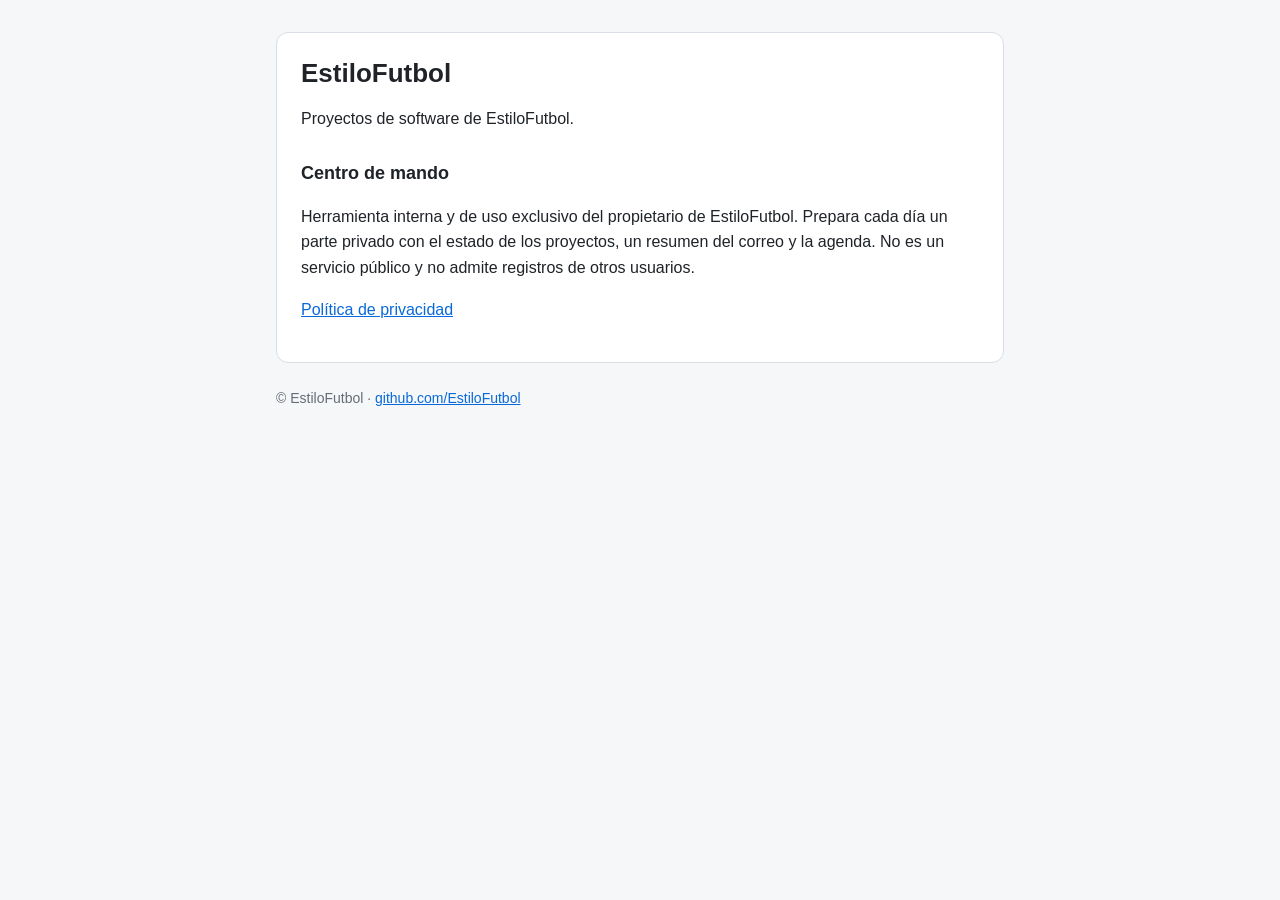
<file: index.html>
<!doctype html>
<html lang="es">
<head>
  <meta charset="utf-8">
  <meta name="viewport" content="width=device-width, initial-scale=1">
  <title>EstiloFutbol</title>
  <meta name="description" content="EstiloFutbol: proyectos y herramientas internas.">
  <link rel="stylesheet" href="styles.css">
</head>
<body>
  <main>
    <div class="card">
      <h1>EstiloFutbol</h1>
      <p>Proyectos de software de EstiloFutbol.</p>

      <h2>Centro de mando</h2>
      <p>Herramienta interna y de uso exclusivo del propietario de EstiloFutbol. Prepara cada día un parte privado
        con el estado de los proyectos, un resumen del correo y la agenda. No es un servicio público y no admite
        registros de otros usuarios.</p>
      <p><a href="privacidad.html">Política de privacidad</a></p>
    </div>
    <footer>© EstiloFutbol · <a href="https://github.com/EstiloFutbol">github.com/EstiloFutbol</a></footer>
  </main>
</body>
</html>
</file>
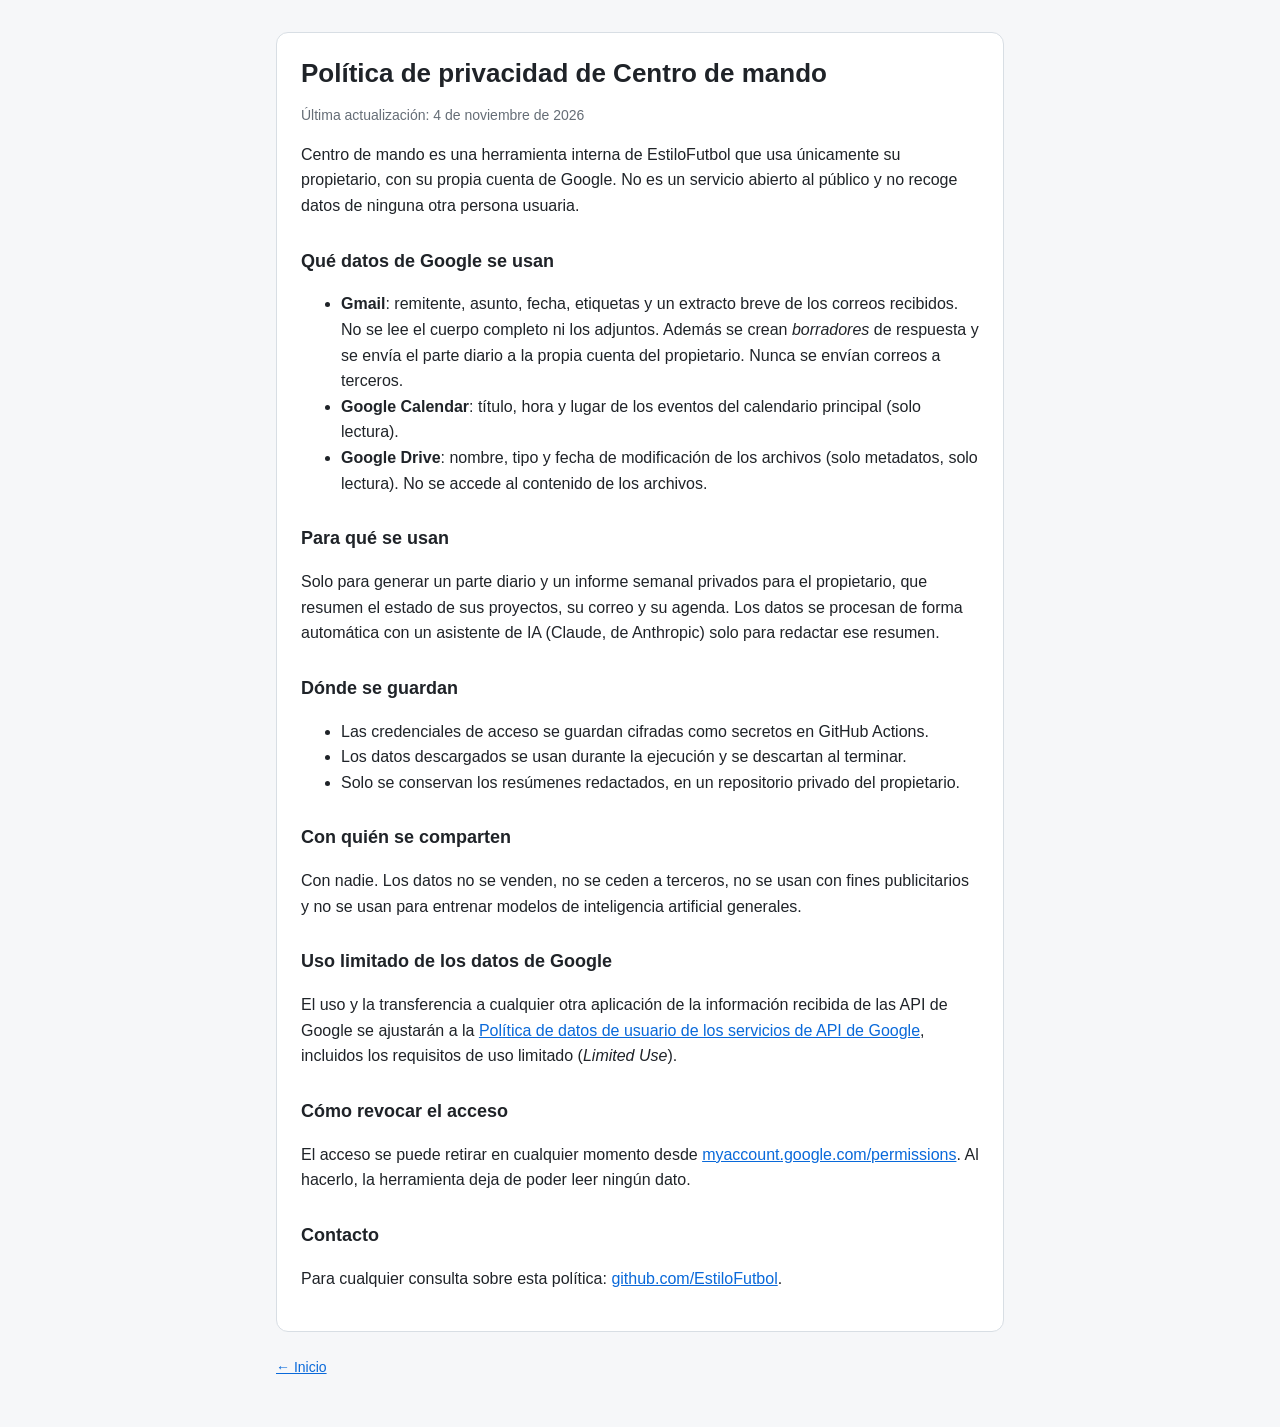
<file: privacidad.html>
<!doctype html>
<html lang="es">
<head>
  <meta charset="utf-8">
  <meta name="viewport" content="width=device-width, initial-scale=1">
  <title>Política de privacidad</title>
  <meta name="description" content="Política de privacidad de Centro de mando, la herramienta interna de EstiloFutbol.">
  <link rel="stylesheet" href="styles.css">
</head>
<body>
  <main>
    <div class="card">
      <h1>Política de privacidad de Centro de mando</h1>
      <p class="muted">Última actualización: 4 de noviembre de 2026</p>

      <p>Centro de mando es una herramienta interna de EstiloFutbol que usa únicamente su propietario,
        con su propia cuenta de Google. No es un servicio abierto al público y no recoge datos de ninguna otra persona usuaria.</p>

      <h2>Qué datos de Google se usan</h2>
      <ul>
        <li><strong>Gmail</strong>: remitente, asunto, fecha, etiquetas y un extracto breve de los correos recibidos.
          No se lee el cuerpo completo ni los adjuntos. Además se crean <em>borradores</em> de respuesta y se envía
          el parte diario a la propia cuenta del propietario. Nunca se envían correos a terceros.</li>
        <li><strong>Google Calendar</strong>: título, hora y lugar de los eventos del calendario principal (solo lectura).</li>
        <li><strong>Google Drive</strong>: nombre, tipo y fecha de modificación de los archivos (solo metadatos, solo lectura).
          No se accede al contenido de los archivos.</li>
      </ul>

      <h2>Para qué se usan</h2>
      <p>Solo para generar un parte diario y un informe semanal privados para el propietario, que resumen el estado de sus
        proyectos, su correo y su agenda. Los datos se procesan de forma automática con un asistente de IA
        (Claude, de Anthropic) solo para redactar ese resumen.</p>

      <h2>Dónde se guardan</h2>
      <ul>
        <li>Las credenciales de acceso se guardan cifradas como secretos en GitHub Actions.</li>
        <li>Los datos descargados se usan durante la ejecución y se descartan al terminar.</li>
        <li>Solo se conservan los resúmenes redactados, en un repositorio privado del propietario.</li>
      </ul>

      <h2>Con quién se comparten</h2>
      <p>Con nadie. Los datos no se venden, no se ceden a terceros, no se usan con fines publicitarios y no se usan para
        entrenar modelos de inteligencia artificial generales.</p>

      <h2>Uso limitado de los datos de Google</h2>
      <p>El uso y la transferencia a cualquier otra aplicación de la información recibida de las API de Google se ajustarán a la
        <a href="https://developers.google.com/terms/api-services-user-data-policy">Política de datos de usuario de los servicios de API de Google</a>,
        incluidos los requisitos de uso limitado (<em>Limited Use</em>).</p>

      <h2>Cómo revocar el acceso</h2>
      <p>El acceso se puede retirar en cualquier momento desde
        <a href="https://myaccount.google.com/permissions">myaccount.google.com/permissions</a>.
        Al hacerlo, la herramienta deja de poder leer ningún dato.</p>

      <h2>Contacto</h2>
      <p>Para cualquier consulta sobre esta política: <a href="https://github.com/EstiloFutbol">github.com/EstiloFutbol</a>.</p>
    </div>
    <footer><a href="index.html">← Inicio</a></footer>
  </main>
</body>
</html>
</file>
<file: styles.css>
:root { --bg: #f6f7f9; --panel: #fff; --text: #1f2328; --muted: #656d76; --border: #d8dee4; --accent: #0969da; }
@media (prefers-color-scheme: dark) {
  :root:not([data-theme="light"]) { --bg: #0d1117; --panel: #161b22; --text: #e6edf3; --muted: #8d96a0; --border: #30363d; --accent: #4493f8; }
}
:root[data-theme="dark"] { --bg: #0d1117; --panel: #161b22; --text: #e6edf3; --muted: #8d96a0; --border: #30363d; --accent: #4493f8; }
* { box-sizing: border-box; }
body { margin: 0; background: var(--bg); color: var(--text); font: 16px/1.6 -apple-system, "Segoe UI", Roboto, sans-serif; }
main { max-width: 760px; margin: 0 auto; padding: 32px 16px 48px; }
.card { background: var(--panel); border: 1px solid var(--border); border-radius: 12px; padding: 24px; }
h1 { font-size: 26px; margin: 0 0 8px; line-height: 1.25; }
h2 { font-size: 18px; margin: 28px 0 8px; }
p, li { overflow-wrap: anywhere; }
a { color: var(--accent); }
.muted { color: var(--muted); font-size: 14px; }
footer { margin-top: 24px; font-size: 14px; color: var(--muted); }
</file>
